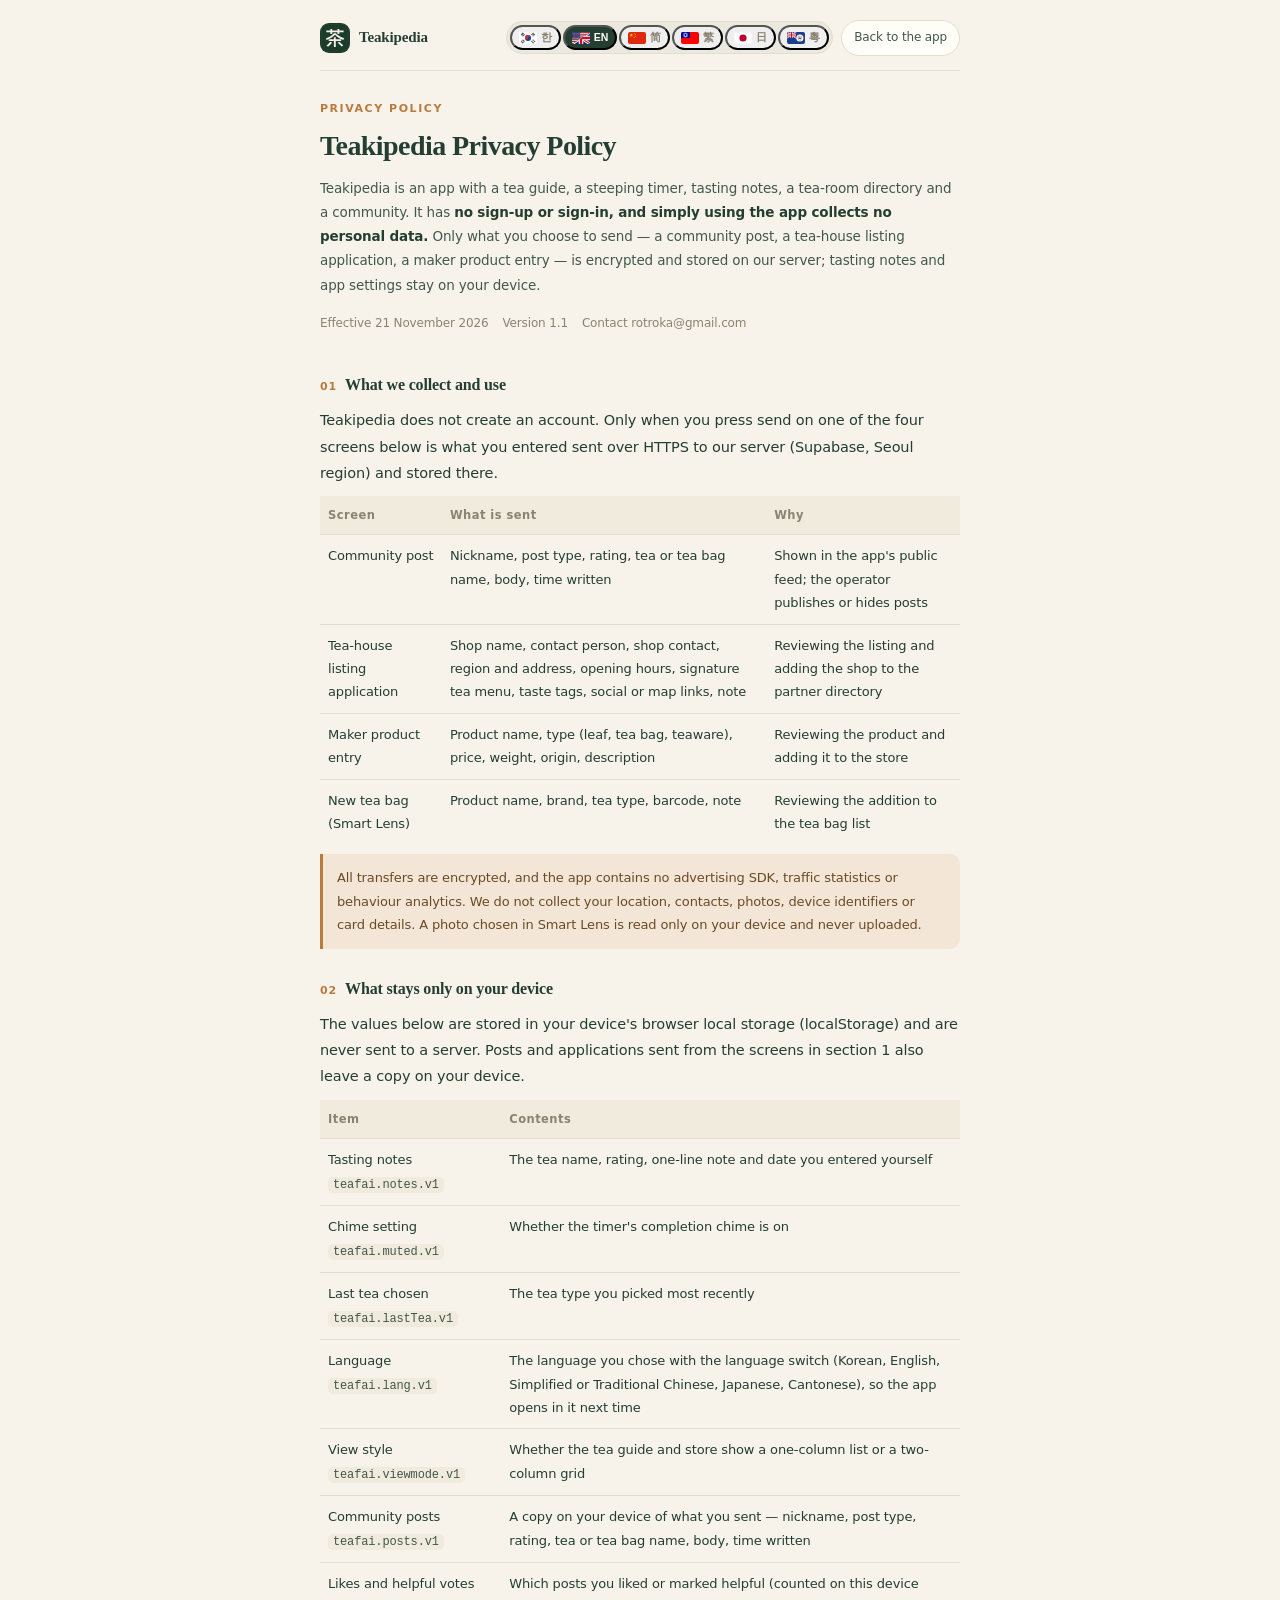
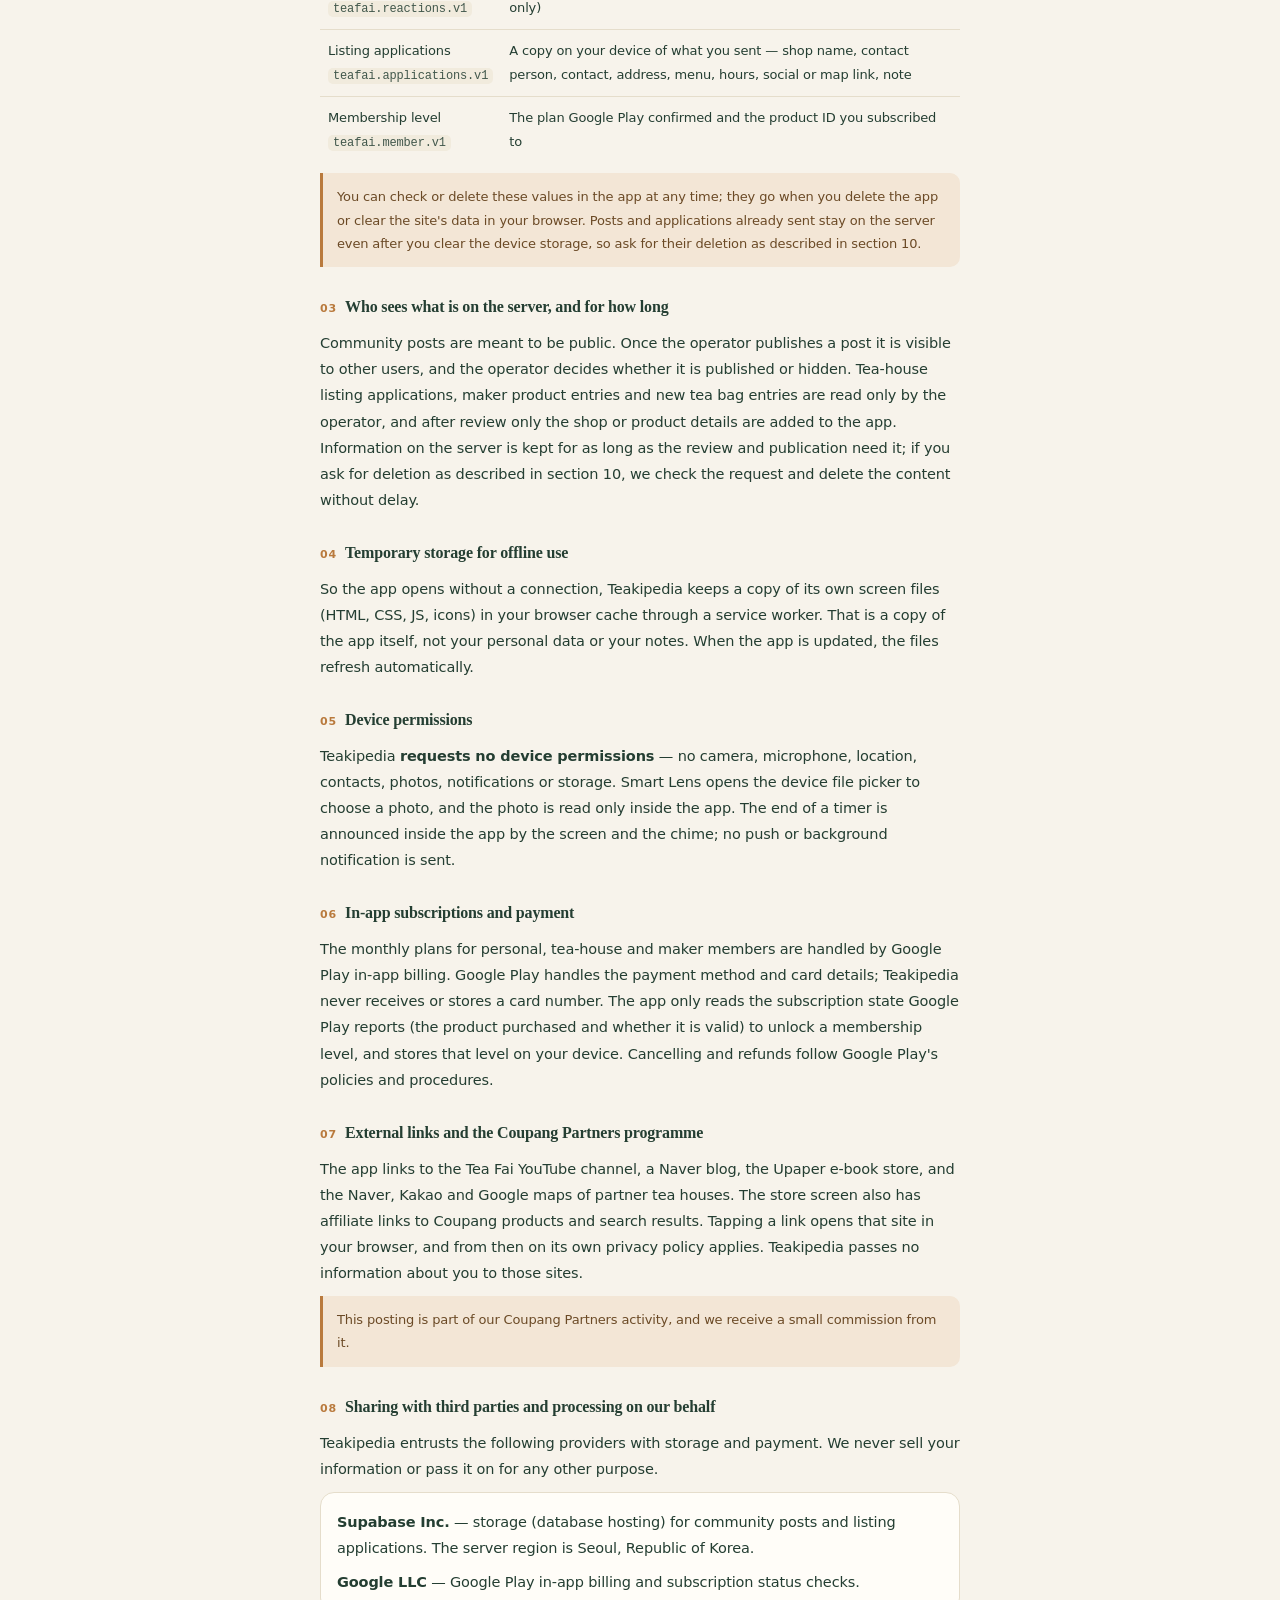
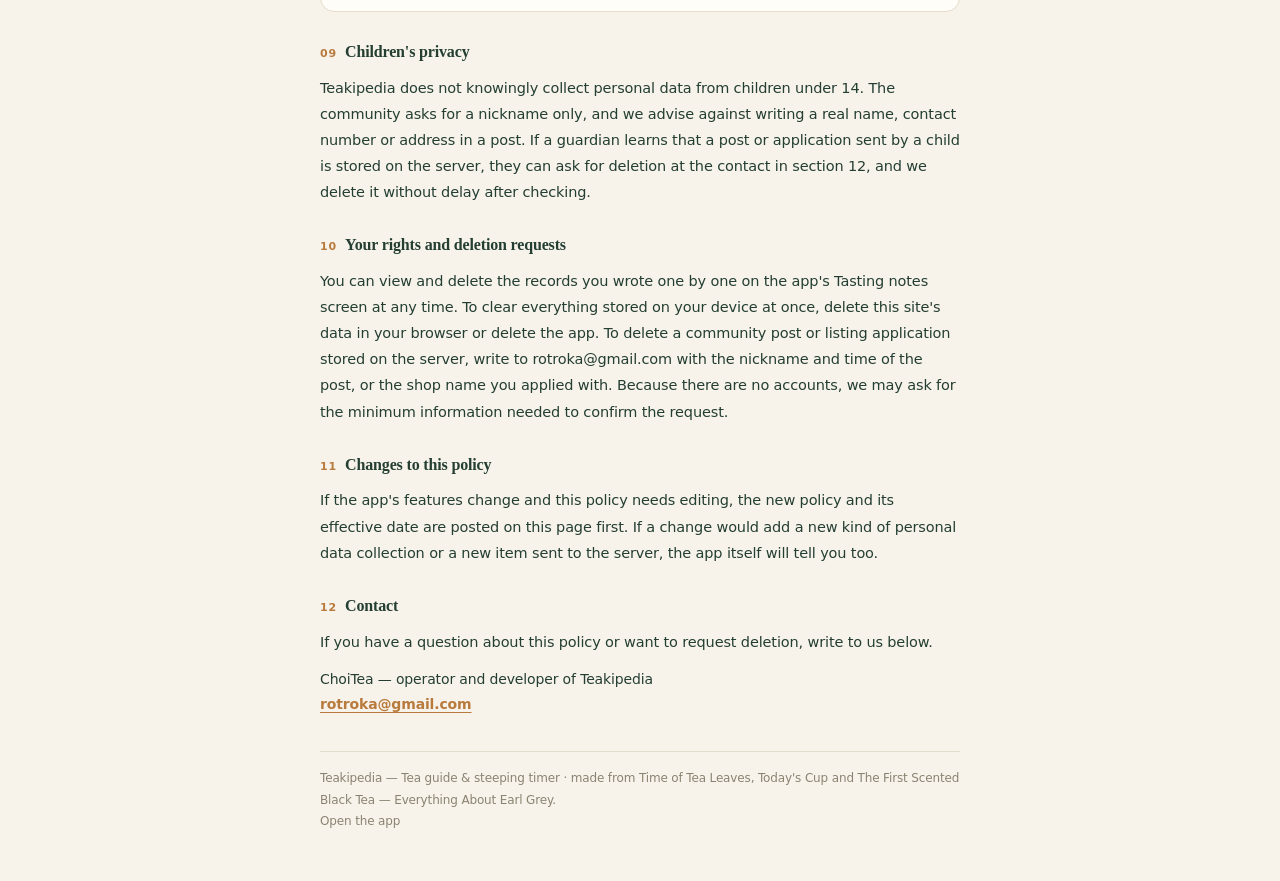
<file: privacy.html>
<!DOCTYPE html>
<html lang="ko">
  <head>
    <meta charset="utf-8" />
    <meta name="viewport" content="width=device-width, initial-scale=1, viewport-fit=cover" />
    <title>개인정보처리방침 — 티키피디아(Teakipedia)</title>
    <meta name="description" content="티키피디아(Teakipedia) 앱의 개인정보처리방침. 회원가입은 없지만, 커뮤니티 글·찻집 등록 신청·제조사 차 등록은 HTTPS로 암호화되어 서버에 저장되고, 시음 노트·앱 설정은 기기 브라우저에만 저장됩니다." />
    <meta name="theme-color" content="#F7F3EB" />
    <meta name="color-scheme" content="light" />
    <link rel="icon" type="image/png" href="icons/icon-192.png" />
    <style>
      :root {
        --paper: #f7f3eb;
        --paper-2: #fffdf8;
        --ink: #243e32;
        --ink-soft: #42584c;
        --muted: #8b8371;
        --line: #e5ddcb;
        --amber: #b97a3d;
        --serif: "Noto Serif KR", "Noto Serif CJK KR", "Nanum Myeongjo", "Apple SD Gothic Neo", serif;
        --sans: "Pretendard", "Noto Sans KR", "Noto Sans CJK KR", -apple-system, "Apple SD Gothic Neo",
          system-ui, sans-serif;
      }

      * {
        box-sizing: border-box;
      }

      html {
        background: var(--paper);
      }

      body {
        margin: 0;
        background: var(--paper);
        color: var(--ink);
        font-family: var(--sans);
        font-size: 14px;
        line-height: 1.8;
        letter-spacing: -0.01em;
        -webkit-font-smoothing: antialiased;
      }

      a {
        color: inherit;
        text-decoration: none;
      }

      .wrap {
        max-width: 680px;
        margin: 0 auto;
        padding: calc(20px + env(safe-area-inset-top, 0px)) 20px calc(56px + env(safe-area-inset-bottom, 0px));
      }

      .top {
        display: flex;
        align-items: center;
        justify-content: space-between;
        flex-wrap: wrap;
        gap: 10px 12px;
        padding-bottom: 14px;
        border-bottom: 1px solid var(--line);
      }

      .brand {
        display: flex;
        align-items: center;
        gap: 9px;
      }

      .brand-mark {
        display: block;
        width: 30px;
        height: 30px;
        border-radius: 9px;
      }

      .brand-name {
        font-family: var(--serif);
        font-size: 15px;
        font-weight: 600;
      }

      .top-right {
        display: flex;
        align-items: center;
        gap: 8px;
        flex-wrap: wrap;
        justify-content: flex-end;
      }

      .lang-switch {
        display: inline-flex;
        align-items: center;
        flex-wrap: wrap;
        gap: 2px;
        padding: 3px;
        border-radius: 999px;
        background: rgba(36, 62, 50, 0.06);
        border: 1px solid var(--line);
      }

      .lang-switch .lang-btn {
        display: inline-flex;
        align-items: center;
        gap: 4px;
        padding: 4px 7px;
        border-radius: 999px;
        font-size: 10.5px;
        font-weight: 600;
        line-height: 1.25;
        color: var(--muted);
        white-space: nowrap;
      }

      .lang-switch .lang-flag {
        display: block;
        width: 18px;
        height: 12px;
        border-radius: 2px;
        flex: 0 0 auto;
      }

      .lang-switch .lang-btn[aria-pressed="true"] {
        background: var(--ink);
        color: var(--paper-2);
      }

      .brand-name em {
        margin-left: 6px;
        font-family: var(--sans);
        font-size: 11px;
        font-style: normal;
        font-weight: 500;
        letter-spacing: 0.04em;
        color: var(--muted);
      }

      .back {
        font-size: 12px;
        color: var(--ink-soft);
        border: 1px solid var(--line);
        border-radius: 999px;
        padding: 6px 12px;
        background: var(--paper-2);
        white-space: nowrap;
      }

      .doc-head {
        padding: 28px 0 6px;
      }

      .eyebrow {
        margin: 0 0 8px;
        font-size: 11px;
        font-weight: 600;
        letter-spacing: 0.14em;
        text-transform: uppercase;
        color: var(--amber);
      }

      h1 {
        margin: 0 0 10px;
        font-family: var(--serif);
        font-size: 25px;
        line-height: 1.4;
        font-weight: 700;
        letter-spacing: -0.02em;
      }

      .lead {
        margin: 0;
        color: var(--ink-soft);
        font-size: 13.5px;
      }

      .meta {
        display: flex;
        flex-wrap: wrap;
        gap: 6px 14px;
        margin: 16px 0 0;
        padding: 0;
        list-style: none;
        font-size: 12px;
        color: var(--muted);
      }

      section {
        margin-top: 26px;
      }

      h2 {
        display: flex;
        align-items: baseline;
        gap: 8px;
        margin: 0 0 8px;
        font-family: var(--serif);
        font-size: 16px;
        font-weight: 700;
        letter-spacing: -0.01em;
      }

      h2 .num {
        font-family: var(--sans);
        font-size: 11px;
        font-weight: 600;
        color: var(--amber);
        letter-spacing: 0.08em;
      }

      p {
        margin: 0 0 8px;
      }

      ul {
        margin: 6px 0 8px;
        padding-left: 18px;
      }

      li {
        margin-bottom: 4px;
      }

      .card {
        margin: 10px 0 0;
        padding: 16px 16px 12px;
        border: 1px solid var(--line);
        border-radius: 14px;
        background: var(--paper-2);
      }

      .card p:last-child {
        margin-bottom: 4px;
      }

      .key {
        font-weight: 600;
        color: var(--ink);
      }

      code {
        font-family: ui-monospace, SFMono-Regular, Menlo, Consolas, monospace;
        font-size: 12px;
        padding: 1px 5px;
        border-radius: 5px;
        background: #f1ebdd;
        color: var(--ink-soft);
      }

      table {
        width: 100%;
        margin: 10px 0 4px;
        border-collapse: collapse;
        font-size: 13px;
      }

      th,
      td {
        padding: 9px 8px;
        border-bottom: 1px solid var(--line);
        text-align: left;
        vertical-align: top;
      }

      th {
        font-size: 11.5px;
        font-weight: 600;
        letter-spacing: 0.04em;
        color: var(--muted);
        background: #f1ebdd;
        border-bottom: 1px solid var(--line);
      }

      tr:last-child td {
        border-bottom: 0;
      }

      .note {
        margin-top: 10px;
        padding: 12px 14px;
        border-left: 3px solid var(--amber);
        border-radius: 0 10px 10px 0;
        background: #f3e6d6;
        color: #6b4a26;
        font-size: 13px;
      }

      .contact {
        margin-top: 12px;
        font-size: 14px;
      }

      .contact a {
        color: var(--amber);
        font-weight: 600;
        text-decoration: underline;
        text-underline-offset: 3px;
      }

      footer {
        margin-top: 34px;
        padding-top: 16px;
        border-top: 1px solid var(--line);
        font-size: 12px;
        color: var(--muted);
      }

      @media (min-width: 620px) {
        body {
          font-size: 14.5px;
        }
        h1 {
          font-size: 28px;
        }
      }

      @media (max-width: 430px) {
        table {
          font-size: 12px;
        }
        th,
        td {
          padding: 7px 5px;
        }
      }
    </style>
  </head>
    <body>
    <div class="wrap">
      <div class="top">
        <div class="brand">
          <img class="brand-mark" src="icons/logo_tea_mark.svg" alt="" width="30" height="30" />
          <span class="brand-name"><span data-i18n="brand.name">티키피디아</span><em data-i18n="brand.sub">Teakipedia</em></span>
        </div>
        <div class="top-right">
          <div class="lang-switch" id="langSwitch" role="group" aria-label="언어" data-i18n-aria="a11y.lang"></div>
          <a class="back" href="index.html" data-i18n="pv.back">앱으로 돌아가기</a>
        </div>
      </div>

      <div class="doc-head">
        <p class="eyebrow" data-i18n="pv.kicker">Privacy Policy</p>
        <h1 data-i18n="pv.h1">티키피디아 개인정보처리방침</h1>
        <p class="lead" data-i18n-html="pv.lead">
          티키피디아(Teakipedia)는 차 백과와 우림 타이머, 시음 노트, 찻집 찾기, 커뮤니티를 담은 앱입니다.
          <span class="key">회원가입과 로그인이 없고, 앱을 쓰는 것만으로는 개인정보를 수집하지 않습니다.</span>
          다만 커뮤니티 글, 찻집 등록 신청, 제조사 차 등록처럼 직접 ‘보내기’를 누른 내용은 암호화되어 서버에
          저장되고, 시음 노트와 앱 설정은 기기 안에만 남습니다.
        </p>
        <ul class="meta">
          <li data-i18n="pv.metaDate">시행일 2026년 11월 21일</li>
          <li data-i18n="pv.metaVersion">버전 1.1</li>
          <li data-i18n="pv.metaContact">문의 rotroka@gmail.com</li>
        </ul>
      </div>

      <section>
        <h2><span class="num">01</span> <span data-i18n="pv.s1.title">수집·이용하는 정보</span></h2>
        <p data-i18n="pv.s1.body">
          티키피디아는 계정을 만들지 않습니다. 아래 네 화면에서 ‘보내기’를 눌렀을 때만 적어 주신 내용이
          HTTPS로 암호화되어 서버(Supabase, 서울 리전)로 전송되고, 그 서버에 저장됩니다.
        </p>
        <table>
          <thead>
            <tr>
              <th data-i18n="pv.thKind">보내는 화면</th>
              <th data-i18n="pv.thItems">보내는 정보</th>
              <th data-i18n="pv.thWhy">쓰는 목적</th>
            </tr>
          </thead>
          <tbody>
            <tr>
              <td data-i18n="pv.r1.k">커뮤니티 글</td>
              <td data-i18n="pv.r1.v">닉네임, 글 종류, 별점, 차·티백 이름, 본문, 작성 시각</td>
              <td data-i18n="pv.r1.why">앱의 공개 글 목록에 게시, 운영자의 게시·숨김 관리</td>
            </tr>
            <tr>
              <td data-i18n="pv.r2.k">찻집 회원 매장 등록</td>
              <td data-i18n="pv.r2.v">매장명, 담당자 이름, 매장 연락처, 지역·주소, 영업시간, 대표 차 메뉴, 취향 태그, SNS·지도 링크, 메모</td>
              <td data-i18n="pv.r2.why">입점 검토와 파트너 매장 정보 반영</td>
            </tr>
            <tr>
              <td data-i18n="pv.r3.k">제조사 회원 차 등록</td>
              <td data-i18n="pv.r3.v">제품명, 종류(찻잎·티백·다구), 가격, 용량, 산지, 소개</td>
              <td data-i18n="pv.r3.why">제품 등록 검토와 스토어 반영</td>
            </tr>
            <tr>
              <td data-i18n="pv.r4.k">새 티백 등록 (스마트렌즈)</td>
              <td data-i18n="pv.r4.v">제품명, 브랜드, 차 종류, 바코드, 메모</td>
              <td data-i18n="pv.r4.why">티백 목록 반영 검토</td>
            </tr>
          </tbody>
        </table>
        <p class="note" data-i18n="pv.s1.note">
          전송 구간은 모두 암호화되며, 앱에는 광고 SDK·접속 통계·이용 행태 분석 도구가 없습니다. 위치, 연락처,
          사진, 기기 식별자, 결제 카드 정보는 수집하지 않습니다. 스마트렌즈로 고른 사진은 기기 안에서만 읽고
          서버로 올리지 않습니다.
        </p>
      </section>

      <section>
        <h2><span class="num">02</span> <span data-i18n="pv.s2.title">기기에만 저장되는 정보</span></h2>
        <p data-i18n="pv.s2.body">
          아래 값은 이용자 기기의 브라우저 로컬 저장소(localStorage)에 저장되며, 외부 서버로 전송되지 않습니다.
          1항의 화면에서 보낸 글·신청서도 기기에 사본으로 남습니다.
        </p>
        <table>
          <thead>
            <tr>
              <th data-i18n="pv.thItem">저장 항목</th>
              <th data-i18n="pv.thWhat">내용</th>
            </tr>
          </thead>
          <tbody>
            <tr>
              <td><span data-i18n="pv.kNotes">시음 노트</span><br /><code>teafai.notes.v1</code></td>
              <td data-i18n="pv.vNotes">이용자가 직접 적은 차 이름, 별점, 한 줄 감상, 날짜</td>
            </tr>
            <tr>
              <td><span data-i18n="pv.kMuted">알림음 설정</span><br /><code>teafai.muted.v1</code></td>
              <td data-i18n="pv.vMuted">타이머 완료 알림음을 켜 둘지 여부</td>
            </tr>
            <tr>
              <td><span data-i18n="pv.kLastTea">최근 선택한 차</span><br /><code>teafai.lastTea.v1</code></td>
              <td data-i18n="pv.vLastTea">마지막으로 고른 차 종류</td>
            </tr>
            <tr>
              <td><span data-i18n="pv.kLang">언어 설정</span><br /><code>teafai.lang.v1</code></td>
              <td data-i18n="pv.vLang">언어 전환(한국어 · EN · 简中 · 繁中 · 日 · 粵)으로 고른 언어 — 다음에 열 때 그 언어로 시작합니다</td>
            </tr>
            <tr>
              <td><span data-i18n="pv.kView">보기 방식</span><br /><code>teafai.viewmode.v1</code></td>
              <td data-i18n="pv.vView">차 백과·스토어를 목록(1열)으로 볼지 그리드(2열)로 볼지</td>
            </tr>
            <tr>
              <td><span data-i18n="pv.kPosts">커뮤니티 글</span><br /><code>teafai.posts.v1</code></td>
              <td data-i18n="pv.vPosts">보낸 글의 기기 사본 — 닉네임, 글 종류, 별점, 차·티백 이름, 본문, 작성 시각</td>
            </tr>
            <tr>
              <td><span data-i18n="pv.kReacts">좋아요·도움돼요</span><br /><code>teafai.reactions.v1</code></td>
              <td data-i18n="pv.vReacts">어떤 글에 좋아요·도움돼요를 눌렀는지 (기기 안에서만 셉니다)</td>
            </tr>
            <tr>
              <td><span data-i18n="pv.kApps">등록 신청 내역</span><br /><code>teafai.applications.v1</code></td>
              <td data-i18n="pv.vApps">보낸 신청서의 기기 사본 — 매장명, 담당자, 연락처, 주소, 메뉴, 영업시간, SNS·지도 링크, 메모</td>
            </tr>
            <tr>
              <td><span data-i18n="pv.kMember">회원 등급</span><br /><code>teafai.member.v1</code></td>
              <td data-i18n="pv.vMember">Google Play에서 확인한 구독 등급과 구독한 상품 ID</td>
            </tr>
          </tbody>
        </table>
        <p class="note" data-i18n="pv.s2.note">
          기기에 저장된 값은 앱 안에서 언제든지 확인·삭제할 수 있고, 앱을 삭제하거나 브라우저의 사이트 데이터를
          지우면 함께 삭제됩니다. 서버로 보낸 글·신청서는 기기 저장소를 지워도 서버에 남으므로, 함께 지우려면
          10항의 방법으로 요청해 주세요.
        </p>
      </section>

      <section>
        <h2><span class="num">03</span> <span data-i18n="pv.s3.title">서버에 저장된 정보의 공개와 보관</span></h2>
        <p data-i18n="pv.s3.body">
          커뮤니티 글은 공개를 전제로 받습니다. 운영자가 확인해 게시하면 다른 이용자에게 보이고, 게시·숨김
          여부는 운영자가 정합니다. 찻집 등록 신청, 제조사 차 등록, 새 티백 등록은 운영자만 확인하며, 검토를
          마치면 매장·제품 정보만 앱에 반영됩니다. 서버에 저장된 정보는 검토와 게시에 필요한 동안 보관하고,
          이용자가 10항의 방법으로 삭제를 요청하면 내용을 확인한 뒤 지체 없이 삭제합니다.
        </p>
      </section>

      <section>
        <h2><span class="num">04</span> <span data-i18n="pv.s4.title">오프라인 사용을 위한 임시 저장</span></h2>
        <p data-i18n="pv.s4.body">
          티키피디아는 인터넷이 없어도 열리도록 앱의 화면 파일(HTML·CSS·JS·아이콘)을 기기의 브라우저 캐시에
          임시로 저장합니다(서비스 워커). 이는 앱 자체 파일의 사본일 뿐이며, 이용자의 개인정보나 기록이
          아닙니다. 앱을 새로 고치면 최신 파일로 자동 갱신됩니다.
        </p>
      </section>

      <section>
        <h2><span class="num">05</span> <span data-i18n="pv.s5.title">기기 권한</span></h2>
        <p data-i18n-html="pv.s5.body">
          티키피디아는 카메라, 마이크, 위치, 연락처, 사진, 알림, 저장 공간 등
          <span class="key">어떤 기기 권한도 요청하지 않습니다.</span> 스마트렌즈는 기기의 파일 선택기로 사진을
          고르는 방식이며, 고른 사진은 앱 화면 안에서만 읽습니다. 타이머 종료는 앱 화면 안의 표시와 알림음으로
          알려 드리며, 푸시 알림이나 백그라운드 알림을 보내지 않습니다.
        </p>
      </section>

      <section>
        <h2><span class="num">06</span> <span data-i18n="pv.s6.title">인앱 정기구독과 결제</span></h2>
        <p data-i18n="pv.s6.body">
          개인 회원·찻집 회원·제조사 회원의 월정액은 Google Play 인앱 결제로 처리됩니다. 결제 수단과 카드
          정보는 Google Play가 다루며, 티키피디아는 카드 번호를 직접 받거나 저장하지 않습니다. 앱은 Google
          Play가 알려 주는 구독 상태(구매한 상품과 유효 여부)만 확인해 회원 등급을 열고, 확인한 등급은 기기에
          저장합니다. 구독 해지와 환불은 Google Play의 정책과 절차를 따릅니다.
        </p>
      </section>

      <section>
        <h2><span class="num">07</span> <span data-i18n="pv.s7.title">외부 링크와 쿠팡파트너스</span></h2>
        <p data-i18n="pv.s7.body">
          앱에는 티파이(Tea Fai)의 유튜브 채널, 네이버 블로그, 유페이퍼 전자책 서점, 그리고 찻집의
          네이버·카카오·구글 지도로 가는 링크가 있습니다. 스토어 화면에서는 쿠팡 상품이나 검색 결과로 가는
          제휴 링크도 있습니다. 링크를 누르면 이용자의 브라우저가 해당 사이트를 열고, 그때부터는 그 사이트의
          개인정보처리방침이 적용됩니다. 티키피디아는 해당 사이트에 이용자 정보를 넘기지 않습니다.
        </p>
        <p class="note" data-i18n="pv.s7.note">
          이 포스팅은 쿠팡 파트너스 활동의 일환으로 이에 따른 일정액의 수수료를 제공받습니다.
        </p>
      </section>

      <section>
        <h2><span class="num">08</span> <span data-i18n="pv.s8.title">제3자 제공 및 처리 위탁</span></h2>
        <p data-i18n="pv.s8.body">
          티키피디아는 서버 저장과 결제를 위해 아래 업체에 처리를 맡깁니다. 이용자의 정보를 판매하거나, 이
          목적 밖으로 넘기지 않습니다.
        </p>
        <div class="card">
          <p data-i18n-html="pv.s8.supabase"><span class="key">Supabase Inc.</span> — 커뮤니티 글과 등록 신청의 저장(데이터베이스 호스팅). 서버 리전은 대한민국(서울)입니다.</p>
          <p data-i18n-html="pv.s8.google"><span class="key">Google LLC</span> — Google Play 인앱 결제와 구독 상태 확인.</p>
        </div>
      </section>

      <section>
        <h2><span class="num">09</span> <span data-i18n="pv.s9.title">아동의 개인정보</span></h2>
        <p data-i18n="pv.s9.body">
          티키피디아는 만 14세 미만 아동의 개인정보를 알면서 수집하지 않습니다. 커뮤니티에는 닉네임만 적도록
          하고, 글에 실명·연락처·주소를 적지 않도록 안내합니다. 보호자가 아동이 보낸 글·신청서가 서버에
          저장된 것을 알게 되면 12항의 문의처로 삭제를 요청할 수 있으며, 요청을 받으면 확인 후 지체 없이
          삭제합니다.
        </p>
      </section>

      <section>
        <h2><span class="num">10</span> <span data-i18n="pv.s10.title">이용자의 권리와 삭제 요청</span></h2>
        <p data-i18n="pv.s10.body">
          이용자는 언제든지 앱의 시음 노트 화면에서 자신이 적은 기록을 확인하고 하나씩 삭제할 수 있습니다.
          기기에 저장된 값을 한 번에 지우려면 브라우저에서 이 사이트의 데이터를 삭제하거나 앱을 삭제하면
          됩니다. 서버에 저장된 커뮤니티 글·등록 신청을 지우려면 문의처(rotroka@gmail.com)로 글의 닉네임과
          작성 시각, 또는 신청한 매장명을 알려 주세요. 계정이 없어 본인 확인이 필요한 경우에는 확인에 꼭
          필요한 정보만 따로 요청합니다.
        </p>
      </section>

      <section>
        <h2><span class="num">11</span> <span data-i18n="pv.s11.title">처리방침의 변경</span></h2>
        <p data-i18n="pv.s11.body">
          앱 기능이 바뀌어 이 방침을 고칠 때에는 새 방침과 시행일을 이 페이지에 먼저 올립니다. 개인정보를
          새로 수집하거나 서버로 보내는 항목이 늘어나는 변경이라면 앱 안에서도 알려 드립니다.
        </p>
      </section>

      <section>
        <h2><span class="num">12</span> <span data-i18n="pv.s12.title">문의</span></h2>
        <p data-i18n="pv.s12.body">개인정보처리방침에 대해 궁금한 점이나 삭제 요청은 아래로 알려 주세요.</p>
        <p class="contact">
          <span data-i18n="pv.operator">최티 (ChoiTea)</span>
          <span data-i18n="pv.operatorRole">— 티키피디아 운영자·개발자</span><br />
          <a href="mailto:rotroka@gmail.com">rotroka@gmail.com</a>
        </p>
      </section>

      <footer>
        <span data-i18n="pv.footer">티키피디아 — 차 백과 &amp; 우림 타이머 · 《찻잎의 시간, 오늘의 한 잔》, 《최초의 가향 홍차 — 얼그레이의 모든 것》을 바탕으로 만든 앱입니다.</span><br />
        <a href="index.html" data-i18n="pv.openApp">앱 열기</a>
      </footer>
    </div>

    <script src="i18n.js"></script>
    <script>
      (function () {
        "use strict";
        var L = window.TEAFaiI18N;
        var lang = L.detect();
        function render(next) {
          lang = next;
          L.applyStatic(lang);
          L.setDocumentLang(lang);
          L.mountSwitcher(document.getElementById("langSwitch"), lang, pick);
          document.title = L.t(lang, "pv.title");
          var desc = document.querySelector('meta[name="description"]');
          if (desc) desc.setAttribute("content", L.t(lang, "pv.desc"));
        }
        function pick(next) {
          var chosen = L.normalize(next);
          if (!chosen || chosen === lang) return;
          L.save(chosen);
          render(chosen);
        }
        render(lang);
      })();
    </script>
  </body>
</html>
</file>
